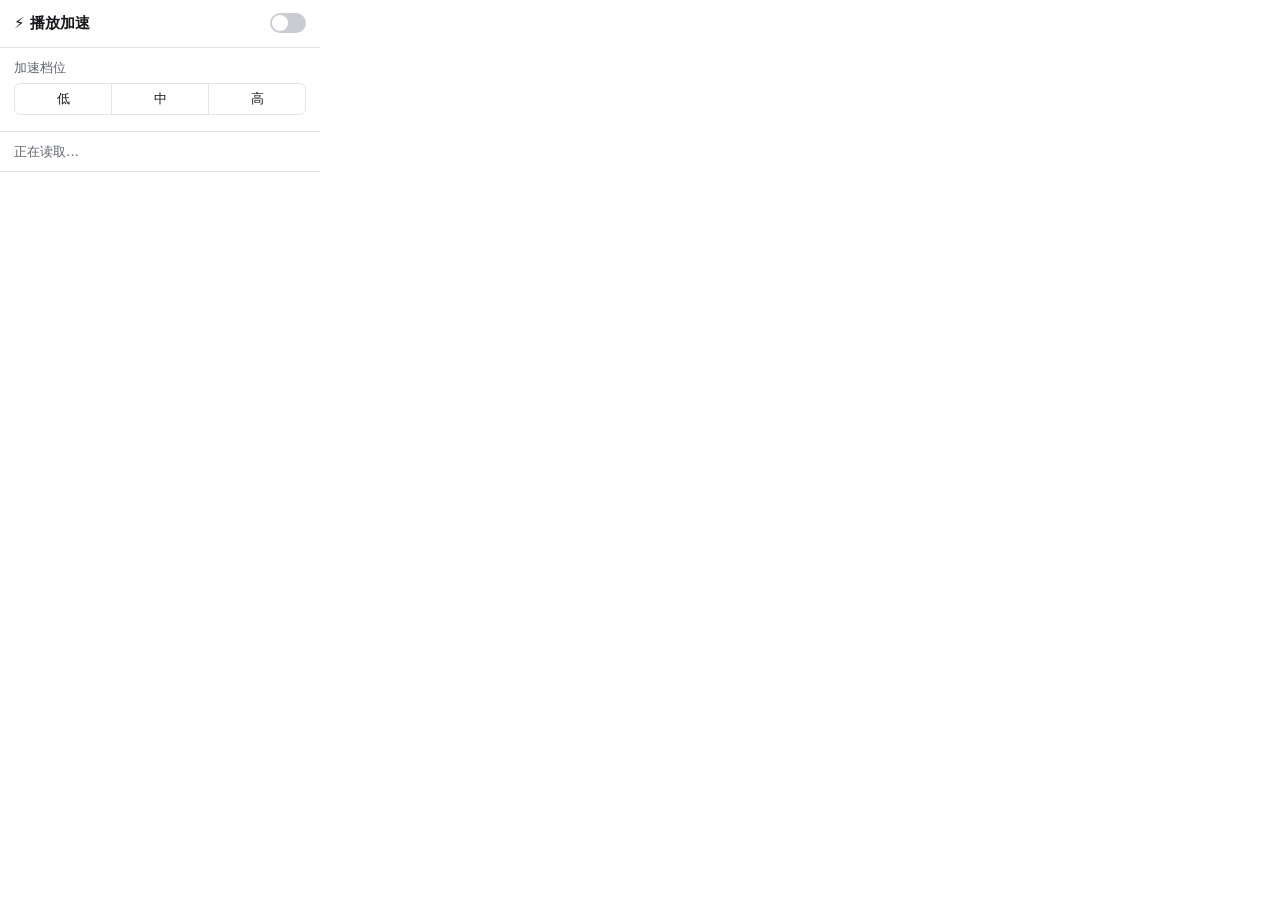
<file: extension-play/popup.html>
<!doctype html>
<html lang="zh-CN">
<head>
<meta charset="utf-8">
<style>
  :root { --fg: #18191c; --sub: #61666d; --line: #e3e5e7; --accent: #00a1d6; --bg: #fff; --warn: #f25d8e; }
  @media (prefers-color-scheme: dark) { :root { --fg: #e3e5e7; --sub: #9499a0; --line: #2f3134; --bg: #17181a; } }
  body { margin: 0; width: 320px; font: 13px/1.5 system-ui, "Microsoft YaHei", sans-serif; color: var(--fg); background: var(--bg); }
  header { display: flex; align-items: center; justify-content: space-between; padding: 12px 14px; border-bottom: 1px solid var(--line); }
  h1 { margin: 0; font-size: 15px; }
  .switch { position: relative; width: 36px; height: 20px; }
  .switch input { opacity: 0; width: 0; height: 0; }
  .switch span { position: absolute; inset: 0; border-radius: 10px; background: #c9ccd0; cursor: pointer; transition: .2s; }
  .switch span::before { content: ""; position: absolute; width: 16px; height: 16px; left: 2px; top: 2px; border-radius: 50%; background: #fff; transition: .2s; }
  .switch input:checked + span { background: var(--accent); }
  .switch input:checked + span::before { transform: translateX(16px); }
  section { padding: 10px 14px; border-bottom: 1px solid var(--line); }
  section:last-child { border-bottom: 0; }
  .label { color: var(--sub); margin-bottom: 6px; }
  .seg { display: flex; border: 1px solid var(--line); border-radius: 6px; overflow: hidden; }
  .seg button { flex: 1; padding: 5px 0; border: 0; background: none; color: var(--fg); font: inherit; cursor: pointer; }
  .seg button + button { border-left: 1px solid var(--line); }
  .seg button.on { background: var(--accent); color: #fff; }
  .hint { color: var(--sub); font-size: 12px; margin-top: 6px; }
  .row { display: flex; justify-content: space-between; gap: 8px; }
  .row b { font-weight: 600; }
  .row > span { white-space: nowrap; }
  .big { font-size: 20px; font-weight: 600; }
  .muted { color: var(--sub); }
  .warn { color: var(--warn); }
  ul { margin: 4px 0 0; padding: 0; list-style: none; }
  li { display: flex; justify-content: space-between; }
  details summary { cursor: pointer; color: var(--sub); }
  pre { margin: 4px 0 0; white-space: pre-wrap; font-size: 11px; color: var(--sub); }
</style>
</head>
<body>
<header>
  <h1>⚡ 播放加速</h1>
  <label class="switch"><input type="checkbox" id="enabled"><span></span></label>
</header>
<section>
  <div class="label">加速档位</div>
  <div class="seg" id="profiles">
    <button data-p="low">低</button><button data-p="mid">中</button><button data-p="high">高</button>
  </div>
  <div class="hint" id="profileHint"></div>
</section>
<section id="status"><span class="muted">正在读取…</span></section>
<script src="popup.js"></script>
</body>
</html>
</file>
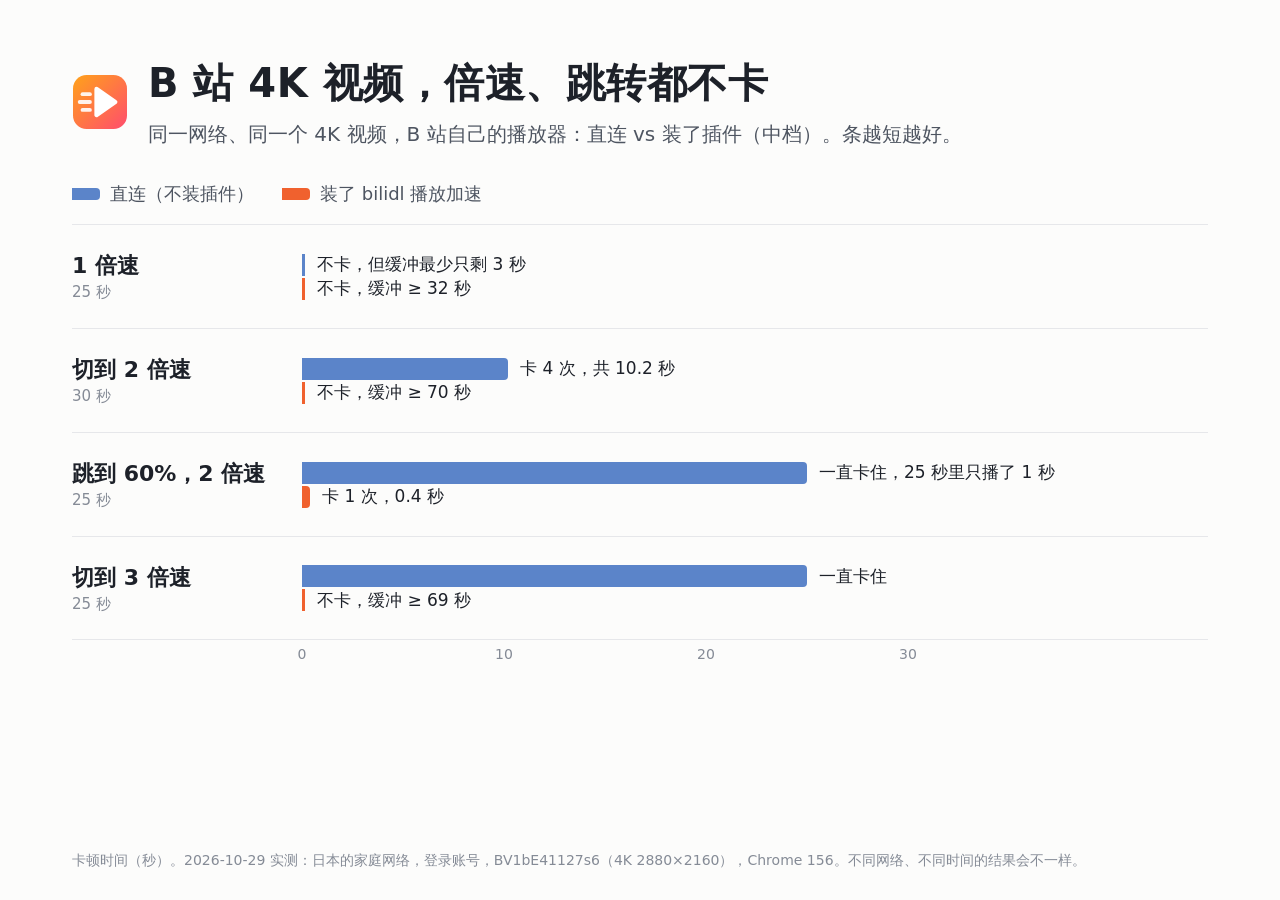
<file: extension-play/store/compare.html>
<!doctype html>
<html lang="zh-CN">
<head>
<meta charset="utf-8">
<!-- Chrome 应用商店的截图（1280x800）：直连和插件的卡顿对比，数据来自 docs/PLAY_EXTENSION.md 的「结论」。由 tools/make_icons.mjs 渲染成 jpg -->
<style>
  :root { --surface: #fcfcfb; --ink: #1d2129; --ink2: #4e5561; --muted: #858b96; --grid: #e6e7ea;
          --direct: #5b84c9; --ext: #f0612e; }
  * { box-sizing: border-box; }
  body { margin: 0; width: 1280px; height: 800px; background: var(--surface); color: var(--ink);
         font-family: "Microsoft YaHei UI", "Microsoft YaHei", "PingFang SC", system-ui, sans-serif; overflow: hidden; }
  .wrap { padding: 56px 72px 0; }
  .head { display: flex; align-items: center; gap: 20px; }
  .head img { width: 72px; height: 72px; margin: -8px; }
  h1 { margin: 0; font-size: 40px; font-weight: 700; letter-spacing: .5px; }
  .sub { margin: 10px 0 0; font-size: 20px; color: var(--ink2); }
  .legend { display: flex; gap: 28px; margin: 34px 0 18px; font-size: 18px; color: var(--ink2); }
  .legend span { display: inline-flex; align-items: center; gap: 10px; }
  .legend i { width: 28px; height: 12px; border-radius: 0 4px 4px 0; display: inline-block; }
  .chart { position: relative; }
  .row { display: grid; grid-template-columns: 230px 1fr; align-items: center; height: 104px; border-top: 1px solid var(--grid); }
  .row:last-of-type { border-bottom: 1px solid var(--grid); }
  .phase { font-size: 22px; font-weight: 600; }
  .phase small { display: block; font-size: 15px; font-weight: 400; color: var(--muted); margin-top: 2px; }
  .bars { position: relative; height: 100%; display: flex; flex-direction: column; justify-content: center; gap: 2px; }
  .bar { position: relative; height: 22px; display: flex; align-items: center; }
  .bar b { display: block; height: 100%; border-radius: 0 4px 4px 0; }
  .bar.zero b { width: 3px !important; border-radius: 0; }
  .bar em { font-style: normal; font-size: 17px; color: var(--ink); margin-left: 12px; white-space: nowrap; }
  .bar.d b { background: var(--direct); }
  .bar.e b { background: var(--ext); }
  .axis { display: grid; grid-template-columns: 230px 1fr; font-size: 14px; color: var(--muted); margin-top: 6px; }
  .ticks { position: relative; height: 20px; }
  .ticks span { position: absolute; transform: translateX(-50%); }
  .foot { position: absolute; left: 72px; right: 72px; bottom: 30px; font-size: 14px; color: var(--muted); }
</style>
</head>
<body>
<div class="wrap">
  <div class="head">
    <img src="icon.svg" alt="">
    <div>
      <h1>B 站 4K 视频，倍速、跳转都不卡</h1>
      <p class="sub">同一网络、同一个 4K 视频，B 站自己的播放器：直连 vs 装了插件（中档）。条越短越好。</p>
    </div>
  </div>
  <div class="legend"><span><i style="background:var(--direct)"></i>直连（不装插件）</span><span><i style="background:var(--ext)"></i>装了 bilidl 播放加速</span></div>
  <div class="chart" id="chart"></div>
  <div class="axis"><span></span><div class="ticks" id="ticks"></div></div>
</div>
<div class="foot">卡顿时间（秒）。2026-10-29 实测：日本的家庭网络，登录账号，BV1bE41127s6（4K 2880×2160），Chrome 156。不同网络、不同时间的结果会不一样。</div>
<script>
  // [阶段, 时长秒, [直连卡顿秒, 说明], [插件卡顿秒, 说明]]；「一直卡住」按整个阶段算
  const ROWS = [
    ["1 倍速", 25, [0, "不卡，但缓冲最少只剩 3 秒"], [0, "不卡，缓冲 ≥ 32 秒"]],
    ["切到 2 倍速", 30, [10.2, "卡 4 次，共 10.2 秒"], [0, "不卡，缓冲 ≥ 70 秒"]],
    ["跳到 60%，2 倍速", 25, [25, "一直卡住，25 秒里只播了 1 秒"], [0.4, "卡 1 次，0.4 秒"]],
    ["切到 3 倍速", 25, [25, "一直卡住"], [0, "不卡，缓冲 ≥ 69 秒"]],
  ];
  const MAX = 30, W = 1280 - 72 * 2 - 230 - 300;  // 右边给标签留 300px
  const px = s => Math.round(s / MAX * W);
  const chart = document.getElementById("chart");
  for (const [name, dur, d, e] of ROWS) {
    const row = document.createElement("div");
    row.className = "row";
    row.innerHTML = `<div class="phase">${name}<small>${dur} 秒</small></div><div class="bars">` +
      [["d", d], ["e", e]].map(([k, [s, t]]) => `<div class="bar ${k}${s ? "" : " zero"}"><b style="width:${px(s)}px"></b><em>${t}</em></div>`).join("") +
      `</div>`;
    chart.append(row);
  }
  const ticks = document.getElementById("ticks");
  for (let s = 0; s <= MAX; s += 10) ticks.insertAdjacentHTML("beforeend", `<span style="left:${px(s)}px">${s}</span>`);
</script>
</body>
</html>
</file>
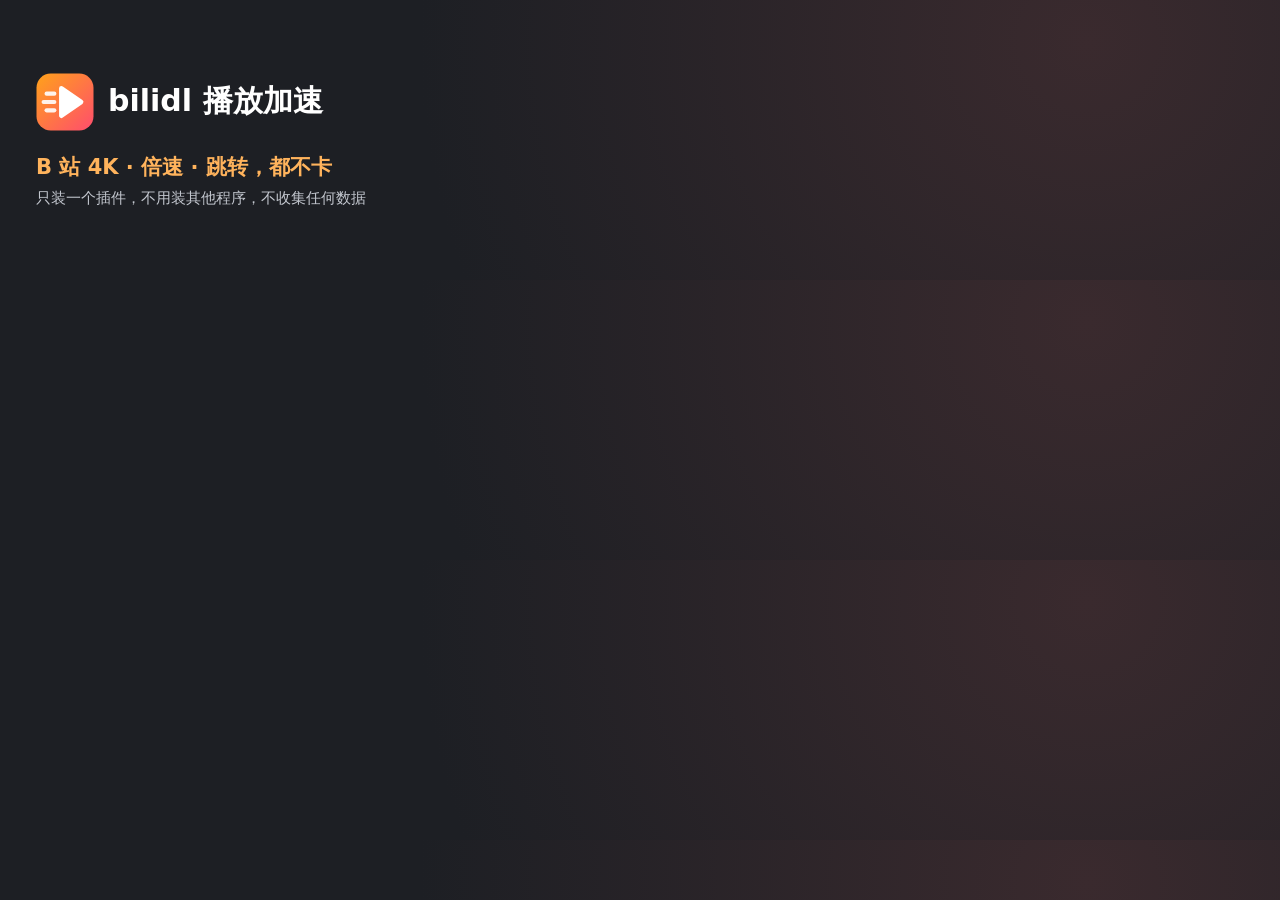
<file: extension-play/store/promo.html>
<!doctype html>
<html lang="zh-CN">
<head>
<meta charset="utf-8">
<!-- Chrome 应用商店的小宣传图（440x280）。由 tools/make_icons.mjs 渲染成 jpg -->
<style>
  body { margin: 0; width: 440px; height: 280px; overflow: hidden; color: #fff;
         background: radial-gradient(circle at 85% 15%, #3a2a2e 0, #1d1f24 60%);
         font-family: "Microsoft YaHei UI", "Microsoft YaHei", "PingFang SC", system-ui, sans-serif; }
  .box { display: flex; flex-direction: column; justify-content: center; height: 100%; padding: 0 36px; box-sizing: border-box; }
  .top { display: flex; align-items: center; gap: 14px; }
  img { width: 76px; height: 76px; margin: -9px; }
  h1 { margin: 0; font-size: 30px; font-weight: 700; }
  .tag { margin: 22px 0 0; font-size: 21px; font-weight: 600; color: #ffb35c; }
  .note { margin: 8px 0 0; font-size: 15px; color: #c3c7cf; }
</style>
</head>
<body>
<div class="box">
  <div class="top"><img src="icon.svg" alt=""><h1>bilidl 播放加速</h1></div>
  <p class="tag">B 站 4K · 倍速 · 跳转，都不卡</p>
  <p class="note">只装一个插件，不用装其他程序，不收集任何数据</p>
</div>
</body>
</html>
</file>
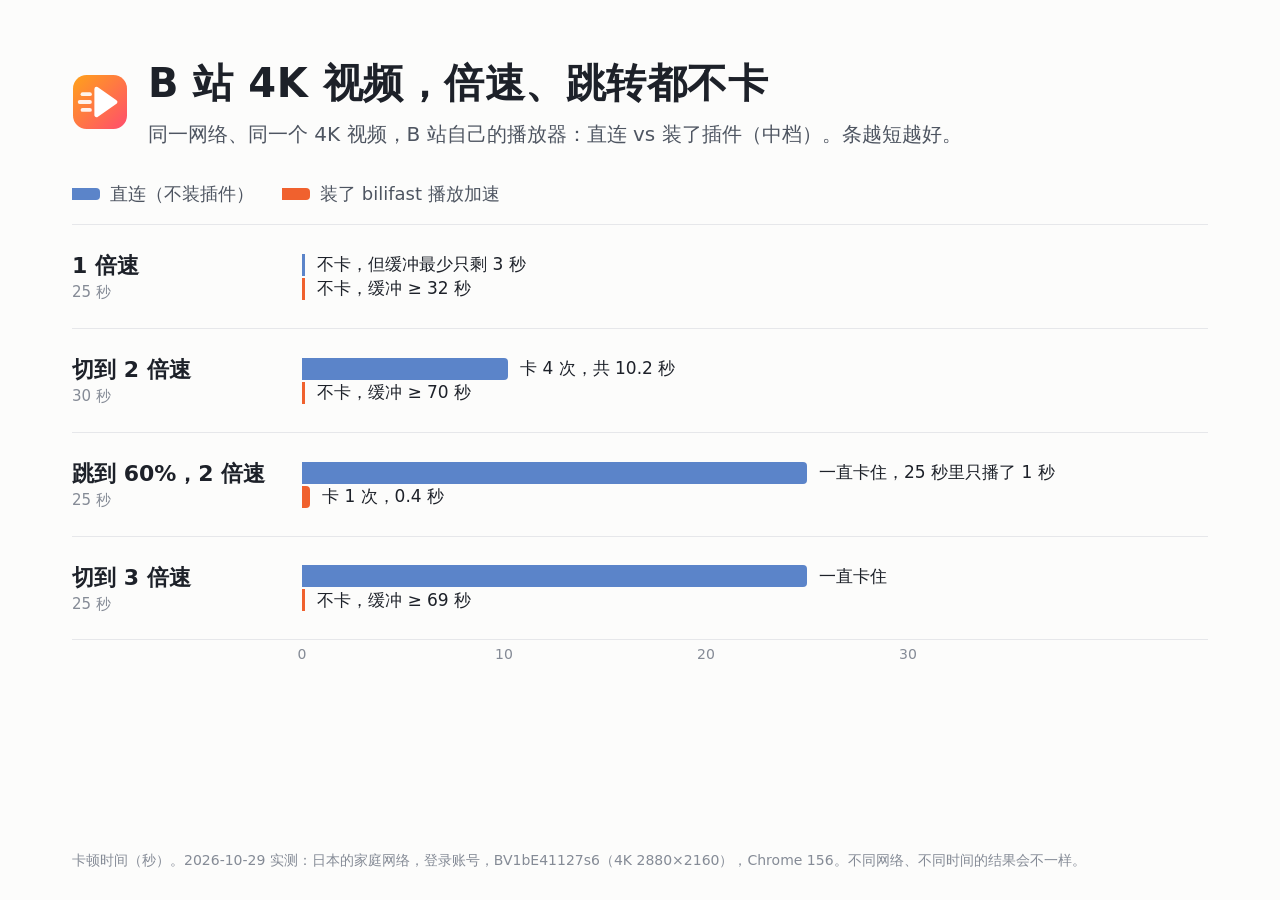
<file: extension/store/compare.html>
<!doctype html>
<html lang="zh-CN">
<head>
<meta charset="utf-8">
<!-- Chrome 应用商店的截图（1280x800）：直连和插件的卡顿对比，数据来自 docs/PLAY_EXTENSION.md 的「结论」。由 tools/make_icons.mjs 渲染成 jpg -->
<style>
  :root { --surface: #fcfcfb; --ink: #1d2129; --ink2: #4e5561; --muted: #858b96; --grid: #e6e7ea;
          --direct: #5b84c9; --ext: #f0612e; }
  * { box-sizing: border-box; }
  body { margin: 0; width: 1280px; height: 800px; background: var(--surface); color: var(--ink);
         font-family: "Microsoft YaHei UI", "Microsoft YaHei", "PingFang SC", system-ui, sans-serif; overflow: hidden; }
  .wrap { padding: 56px 72px 0; }
  .head { display: flex; align-items: center; gap: 20px; }
  .head img { width: 72px; height: 72px; margin: -8px; }
  h1 { margin: 0; font-size: 40px; font-weight: 700; letter-spacing: .5px; }
  .sub { margin: 10px 0 0; font-size: 20px; color: var(--ink2); }
  .legend { display: flex; gap: 28px; margin: 34px 0 18px; font-size: 18px; color: var(--ink2); }
  .legend span { display: inline-flex; align-items: center; gap: 10px; }
  .legend i { width: 28px; height: 12px; border-radius: 0 4px 4px 0; display: inline-block; }
  .chart { position: relative; }
  .row { display: grid; grid-template-columns: 230px 1fr; align-items: center; height: 104px; border-top: 1px solid var(--grid); }
  .row:last-of-type { border-bottom: 1px solid var(--grid); }
  .phase { font-size: 22px; font-weight: 600; }
  .phase small { display: block; font-size: 15px; font-weight: 400; color: var(--muted); margin-top: 2px; }
  .bars { position: relative; height: 100%; display: flex; flex-direction: column; justify-content: center; gap: 2px; }
  .bar { position: relative; height: 22px; display: flex; align-items: center; }
  .bar b { display: block; height: 100%; border-radius: 0 4px 4px 0; }
  .bar.zero b { width: 3px !important; border-radius: 0; }
  .bar em { font-style: normal; font-size: 17px; color: var(--ink); margin-left: 12px; white-space: nowrap; }
  .bar.d b { background: var(--direct); }
  .bar.e b { background: var(--ext); }
  .axis { display: grid; grid-template-columns: 230px 1fr; font-size: 14px; color: var(--muted); margin-top: 6px; }
  .ticks { position: relative; height: 20px; }
  .ticks span { position: absolute; transform: translateX(-50%); }
  .foot { position: absolute; left: 72px; right: 72px; bottom: 30px; font-size: 14px; color: var(--muted); }
</style>
</head>
<body>
<div class="wrap">
  <div class="head">
    <img src="icon.svg" alt="">
    <div>
      <h1>B 站 4K 视频，倍速、跳转都不卡</h1>
      <p class="sub">同一网络、同一个 4K 视频，B 站自己的播放器：直连 vs 装了插件（中档）。条越短越好。</p>
    </div>
  </div>
  <div class="legend"><span><i style="background:var(--direct)"></i>直连（不装插件）</span><span><i style="background:var(--ext)"></i>装了 bilifast 播放加速</span></div>
  <div class="chart" id="chart"></div>
  <div class="axis"><span></span><div class="ticks" id="ticks"></div></div>
</div>
<div class="foot">卡顿时间（秒）。2026-10-29 实测：日本的家庭网络，登录账号，BV1bE41127s6（4K 2880×2160），Chrome 156。不同网络、不同时间的结果会不一样。</div>
<script>
  // [阶段, 时长秒, [直连卡顿秒, 说明], [插件卡顿秒, 说明]]；「一直卡住」按整个阶段算
  const ROWS = [
    ["1 倍速", 25, [0, "不卡，但缓冲最少只剩 3 秒"], [0, "不卡，缓冲 ≥ 32 秒"]],
    ["切到 2 倍速", 30, [10.2, "卡 4 次，共 10.2 秒"], [0, "不卡，缓冲 ≥ 70 秒"]],
    ["跳到 60%，2 倍速", 25, [25, "一直卡住，25 秒里只播了 1 秒"], [0.4, "卡 1 次，0.4 秒"]],
    ["切到 3 倍速", 25, [25, "一直卡住"], [0, "不卡，缓冲 ≥ 69 秒"]],
  ];
  const MAX = 30, W = 1280 - 72 * 2 - 230 - 300;  // 右边给标签留 300px
  const px = s => Math.round(s / MAX * W);
  const chart = document.getElementById("chart");
  for (const [name, dur, d, e] of ROWS) {
    const row = document.createElement("div");
    row.className = "row";
    row.innerHTML = `<div class="phase">${name}<small>${dur} 秒</small></div><div class="bars">` +
      [["d", d], ["e", e]].map(([k, [s, t]]) => `<div class="bar ${k}${s ? "" : " zero"}"><b style="width:${px(s)}px"></b><em>${t}</em></div>`).join("") +
      `</div>`;
    chart.append(row);
  }
  const ticks = document.getElementById("ticks");
  for (let s = 0; s <= MAX; s += 10) ticks.insertAdjacentHTML("beforeend", `<span style="left:${px(s)}px">${s}</span>`);
</script>
</body>
</html>
</file>
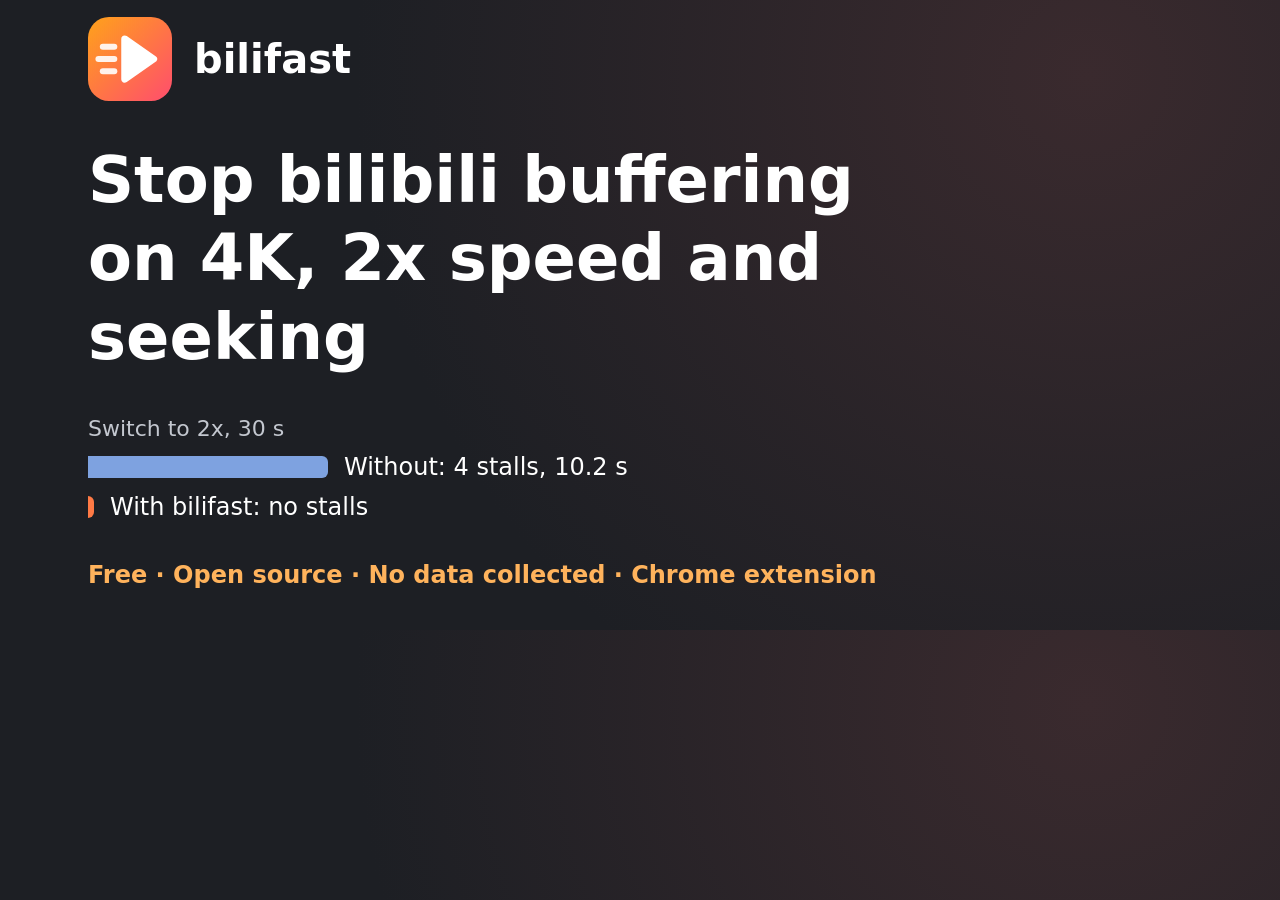
<file: extension/store/og-en.html>
<!doctype html>
<html lang="en">
<head>
<meta charset="utf-8">
<!-- Share card for the landing page (og:image, 1200x630), English。由 tools/make_icons.mjs 渲染成 site/og-en.png；配色同 promo.html -->
<style>
  body { margin: 0; width: 1200px; height: 630px; overflow: hidden; color: #fff;
         background: radial-gradient(circle at 85% 12%, #3a2a2e 0, #1d1f24 60%);
         font-family: "Microsoft YaHei UI", "Microsoft YaHei", "PingFang SC", "Segoe UI", system-ui, sans-serif; }
  .box { display: flex; flex-direction: column; justify-content: center; height: 100%; padding: 0 88px; box-sizing: border-box; }
  .top { display: flex; align-items: center; gap: 22px; }
  .top img { width: 112px; height: 112px; margin: -14px; }
  .top b { font-size: 40px; }
  h1 { margin: 40px 0 0; font-size: 64px; line-height: 1.22; font-weight: 700; }
  .cmp { margin-top: 40px; display: grid; gap: 12px; width: 820px; }
  .cmp small { font-size: 22px; color: #c3c7cf; }
  .bar { display: flex; align-items: center; gap: 16px; font-size: 24px; }
  .bar i { height: 22px; border-radius: 0 6px 6px 0; display: block; }
  .note { margin-top: 40px; font-size: 24px; color: #ffb35c; font-weight: 600; }
</style>
</head>
<body>
<div class="box">
  <div class="top"><img src="icon.svg" alt=""><b>bilifast</b></div>
  <h1>Stop bilibili buffering<br>on 4K, 2x speed and seeking</h1>
  <div class="cmp">
    <small>Switch to 2x, 30 s</small>
    <div class="bar"><i style="width:240px;background:#7ea2e0"></i>Without: 4 stalls, 10.2 s</div>
    <div class="bar"><i style="width:6px;background:#ff7a45"></i>With bilifast: no stalls</div>
  </div>
  <p class="note">Free · Open source · No data collected · Chrome extension</p>
</div>
</body>
</html>
</file>
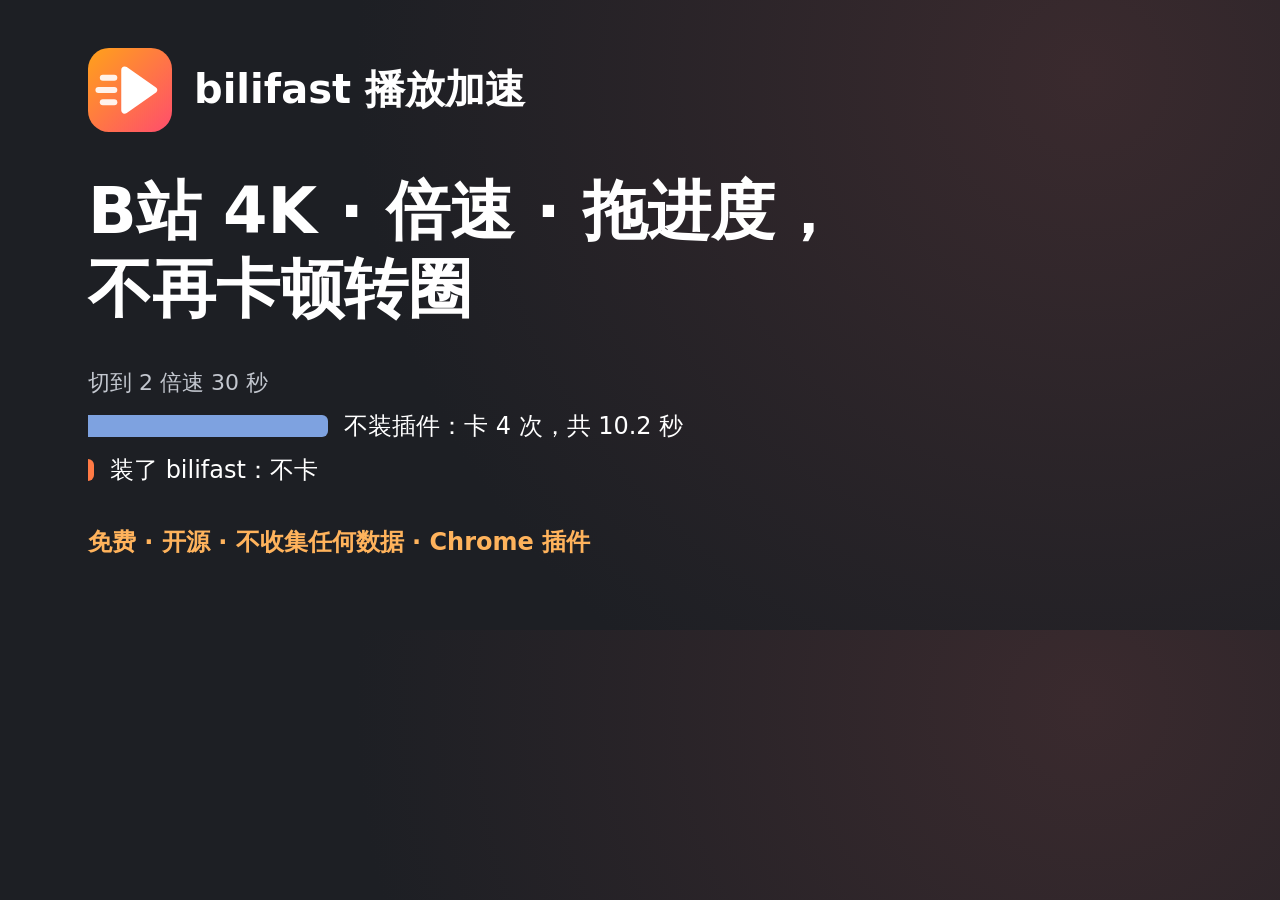
<file: extension/store/og-zh.html>
<!doctype html>
<html lang="zh-CN">
<head>
<meta charset="utf-8">
<!-- 介绍页的分享卡片（og:image，1200x630），中文。由 tools/make_icons.mjs 渲染成 site/og-zh.png；配色同 promo.html -->
<style>
  body { margin: 0; width: 1200px; height: 630px; overflow: hidden; color: #fff;
         background: radial-gradient(circle at 85% 12%, #3a2a2e 0, #1d1f24 60%);
         font-family: "Microsoft YaHei UI", "Microsoft YaHei", "PingFang SC", "Segoe UI", system-ui, sans-serif; }
  .box { display: flex; flex-direction: column; justify-content: center; height: 100%; padding: 0 88px; box-sizing: border-box; }
  .top { display: flex; align-items: center; gap: 22px; }
  .top img { width: 112px; height: 112px; margin: -14px; }
  .top b { font-size: 40px; }
  h1 { margin: 40px 0 0; font-size: 64px; line-height: 1.22; font-weight: 700; }
  .cmp { margin-top: 40px; display: grid; gap: 12px; width: 820px; }
  .cmp small { font-size: 22px; color: #c3c7cf; }
  .bar { display: flex; align-items: center; gap: 16px; font-size: 24px; }
  .bar i { height: 22px; border-radius: 0 6px 6px 0; display: block; }
  .note { margin-top: 40px; font-size: 24px; color: #ffb35c; font-weight: 600; }
</style>
</head>
<body>
<div class="box">
  <div class="top"><img src="icon.svg" alt=""><b>bilifast 播放加速</b></div>
  <h1>B站 4K · 倍速 · 拖进度，<br>不再卡顿转圈</h1>
  <div class="cmp">
    <small>切到 2 倍速 30 秒</small>
    <div class="bar"><i style="width:240px;background:#7ea2e0"></i>不装插件：卡 4 次，共 10.2 秒</div>
    <div class="bar"><i style="width:6px;background:#ff7a45"></i>装了 bilifast：不卡</div>
  </div>
  <p class="note">免费 · 开源 · 不收集任何数据 · Chrome 插件</p>
</div>
</body>
</html>
</file>
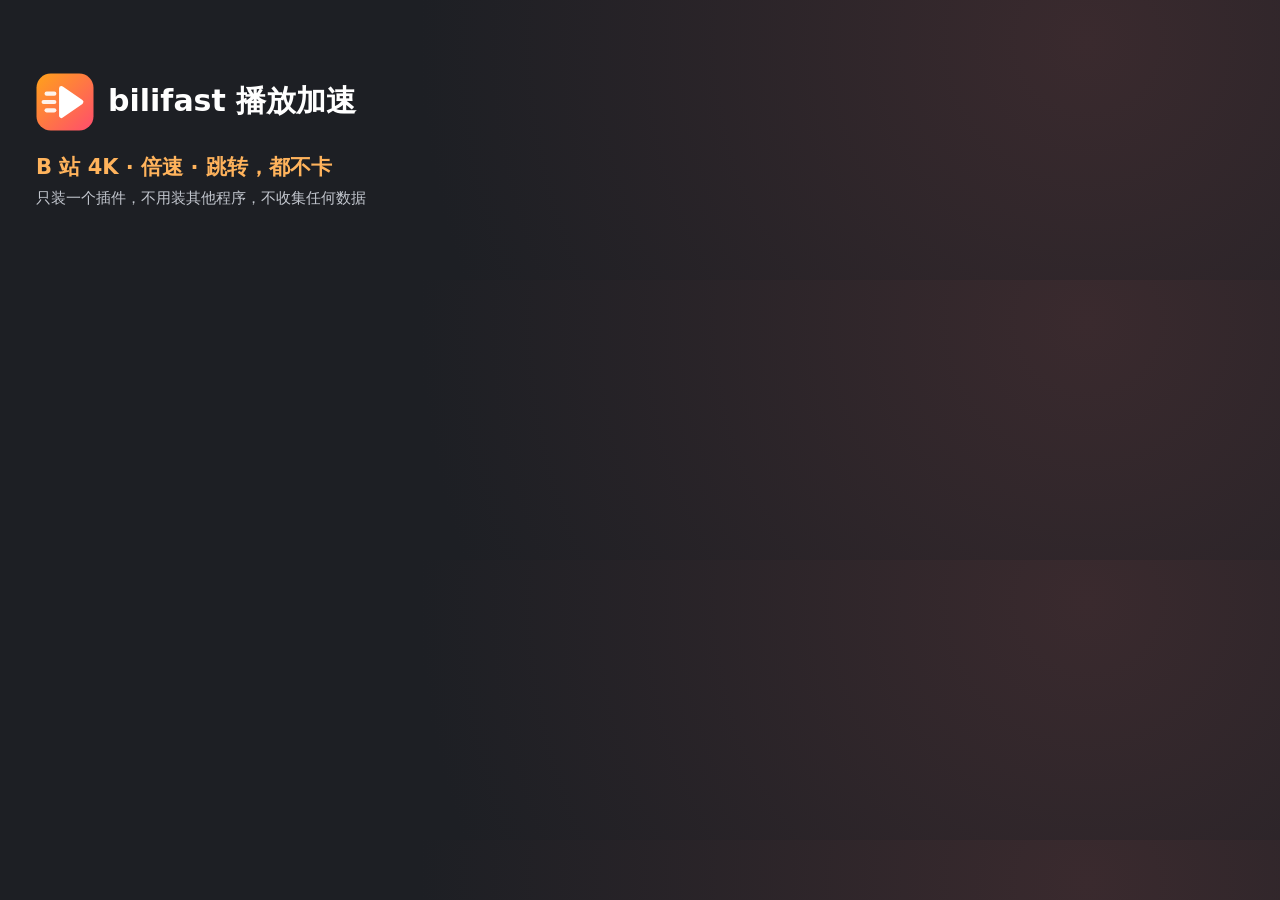
<file: extension/store/promo.html>
<!doctype html>
<html lang="zh-CN">
<head>
<meta charset="utf-8">
<!-- Chrome 应用商店的小宣传图（440x280）。由 tools/make_icons.mjs 渲染成 jpg -->
<style>
  body { margin: 0; width: 440px; height: 280px; overflow: hidden; color: #fff;
         background: radial-gradient(circle at 85% 15%, #3a2a2e 0, #1d1f24 60%);
         font-family: "Microsoft YaHei UI", "Microsoft YaHei", "PingFang SC", system-ui, sans-serif; }
  .box { display: flex; flex-direction: column; justify-content: center; height: 100%; padding: 0 36px; box-sizing: border-box; }
  .top { display: flex; align-items: center; gap: 14px; }
  img { width: 76px; height: 76px; margin: -9px; }
  h1 { margin: 0; font-size: 30px; font-weight: 700; }
  .tag { margin: 22px 0 0; font-size: 21px; font-weight: 600; color: #ffb35c; }
  .note { margin: 8px 0 0; font-size: 15px; color: #c3c7cf; }
</style>
</head>
<body>
<div class="box">
  <div class="top"><img src="icon.svg" alt=""><h1>bilifast 播放加速</h1></div>
  <p class="tag">B 站 4K · 倍速 · 跳转，都不卡</p>
  <p class="note">只装一个插件，不用装其他程序，不收集任何数据</p>
</div>
</body>
</html>
</file>
